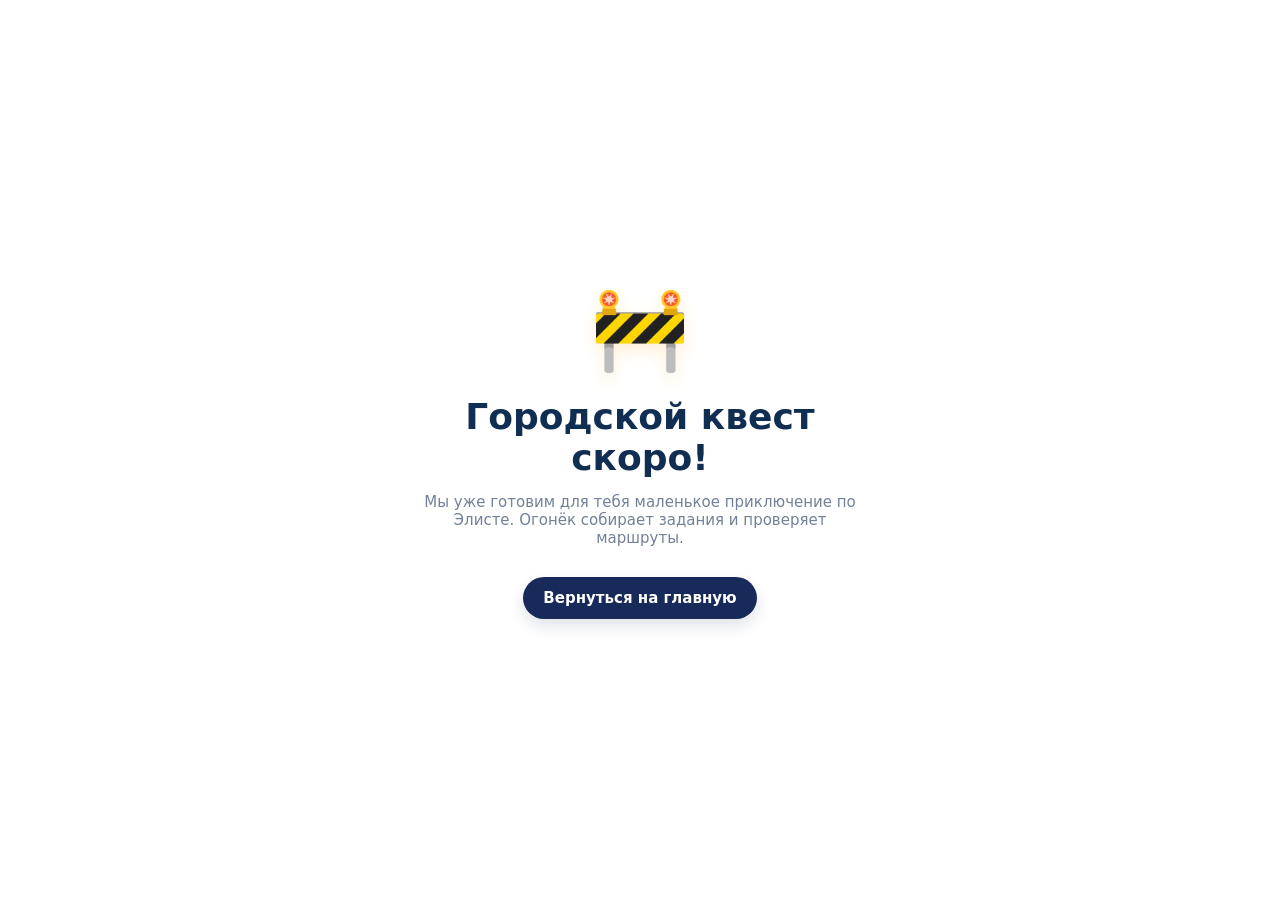
<file: coming-soon.html>
<!doctype html>
<html lang="ru">
<head>
  <meta charset="utf-8">
  <meta name="viewport" content="width=device-width, initial-scale=1">
  <title>Скоро — ILU QUEST</title>
  <link rel="stylesheet" href="styles.css">
</head>
<body>
  <div class="site-shell" style="display:flex; justify-content:center; align-items:center; min-height:100vh; text-align:center;">
    <div style="max-width:500px; padding:20px;">
      <div class="heading-mascot" style="font-size:80px;">🚧</div>
      <h1 style="font-size:36px; margin:20px 0 10px;">Городской квест скоро!</h1>
      <p style="color:var(--muted); margin-bottom:30px;">Мы уже готовим для тебя маленькое приключение по Элисте. Огонёк собирает задания и проверяет маршруты.</p>
      <a href="index.html" class="button-dark">Вернуться на главную</a>
    </div>
  </div>
</body>
</html>
</file>
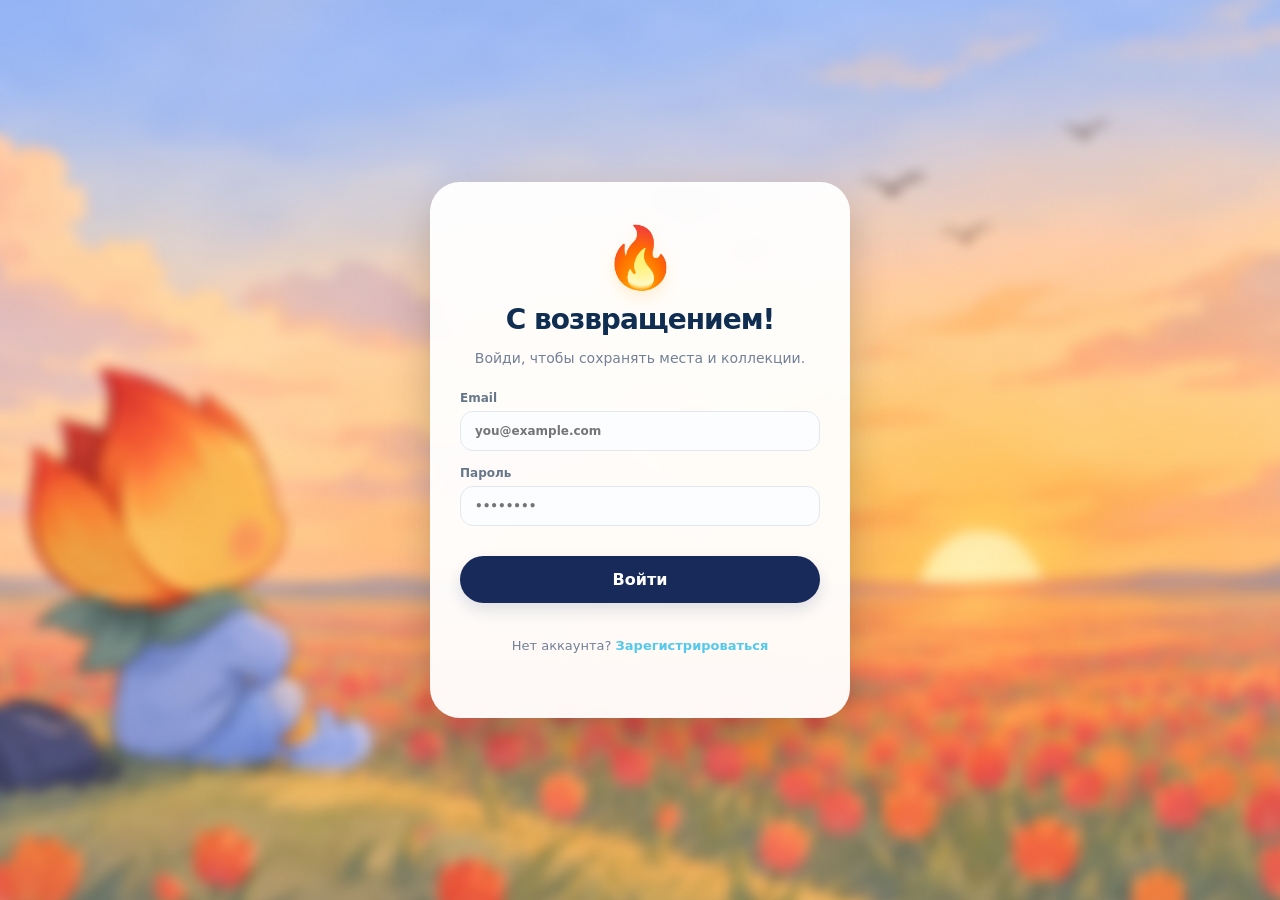
<file: login.html>
<!doctype html>
<html lang="ru">
<head>
  <meta charset="utf-8">
  <meta name="viewport" content="width=device-width, initial-scale=1">
  <title>Вход — ILU QUEST</title>
  <link rel="stylesheet" href="styles.css">
</head>
<body>
  <div class="auth-page">
    <div class="auth-card">
      <div class="heading-mascot">🔥</div>
      <h1>С возвращением!</h1>
      <p>Войди, чтобы сохранять места и коллекции.</p>
      
      <form id="login-form">
        <label class="field-label">Email
          <input class="text-input" type="email" name="email" required placeholder="you@example.com">
        </label>
        <label class="field-label">Пароль
          <input class="text-input" type="password" name="password" required placeholder="••••••••">
        </label>
        <button type="submit" class="button-dark">Войти</button>
        <p class="form-note">
          Нет аккаунта? <a href="register.html">Зарегистрироваться</a>
        </p>
      </form>
    </div>
  </div>

  <script>
    document.getElementById('login-form').addEventListener('submit', e => {
      e.preventDefault();
      const email = e.target.elements.email.value;
      const pass = e.target.elements.password.value;
      const users = JSON.parse(localStorage.getItem('ilu_users') || '[]');
      const user = users.find(u => u.email === email && u.password === pass);
      if (user) {
        localStorage.setItem('ilu_currentUser', JSON.stringify(user));
        window.location.href = 'index.html#/account';
      } else {
        alert('Неверный email или пароль');
      }
    });
  </script>
</body>
</html>
</file>
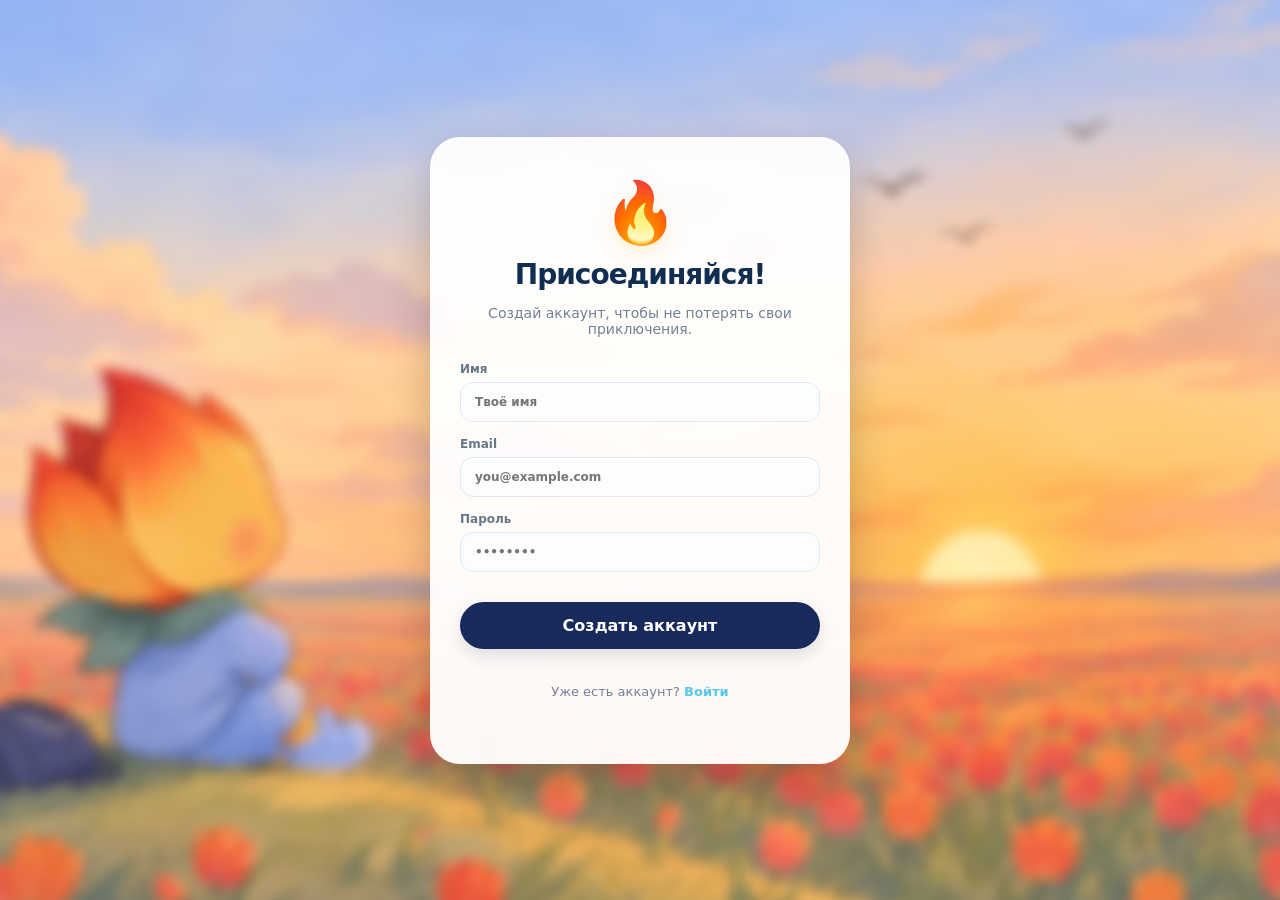
<file: register.html>
<!doctype html>
<html lang="ru">
<head>
  <meta charset="utf-8">
  <meta name="viewport" content="width=device-width, initial-scale=1">
  <title>Регистрация — ILU QUEST</title>
  <link rel="stylesheet" href="styles.css">
</head>
<body>
  <div class="auth-page">
    <div class="auth-card">
      <div class="heading-mascot">🔥</div>
      <h1>Присоединяйся!</h1>
      <p>Создай аккаунт, чтобы не потерять свои приключения.</p>
      
      <form id="reg-form">
        <label class="field-label">Имя
          <input class="text-input" type="text" name="name" required placeholder="Твоё имя" maxlength="32">
        </label>
        <label class="field-label">Email
          <input class="text-input" type="email" name="email" required placeholder="you@example.com">
        </label>
        <label class="field-label">Пароль
          <input class="text-input" type="password" name="password" required placeholder="••••••••">
        </label>
        <button type="submit" class="button-dark">Создать аккаунт</button>
        <p class="form-note">
          Уже есть аккаунт? <a href="login.html">Войти</a>
        </p>
      </form>
    </div>
  </div>

  <script>
    document.getElementById('reg-form').addEventListener('submit', e => {
      e.preventDefault();
      const name = e.target.elements.name.value.trim();
      const email = e.target.elements.email.value.trim();
      const pass = e.target.elements.password.value;
      if (!name || !email || !pass) return;
      
      let users = JSON.parse(localStorage.getItem('ilu_users') || '[]');
      if (users.find(u => u.email === email)) {
        alert('Пользователь с таким email уже существует');
        return;
      }
      
      users.push({ name, email, password: pass });
      localStorage.setItem('ilu_users', JSON.stringify(users));
      localStorage.setItem('ilu_currentUser', JSON.stringify({ name, email }));
      
      window.location.href = 'index.html#/account';
    });
  </script>
</body>
</html>
</file>
<file: styles.css>
:root{
  --ink:#102d52;--ink-2:#203e60;--sky:#a9e8f8;--sky-2:#dff7ff;--blue:#55c9eb;--blue-dark:#1a3160;--lime:#d8fb4a;--coral:#ffa7a7;--yellow:#fff0a6;--lav:#cbb0fb;--paper:#fffefa;--muted:#728198;--line:#e7edf3;--shadow:0 12px 34px rgba(26,57,83,.12);--radius:24px
}
*{box-sizing:border-box}
html{scroll-behavior:smooth}
body{
  margin:0;
  background:#ffffff;
  color:var(--ink);
  font-family:'Nunito',system-ui,-apple-system,Segoe UI,sans-serif;
  font-size:15px;
  position:relative;
  overflow-x:hidden;
}
a{color:inherit;text-decoration:none}
button,input,select,textarea{font:inherit}
button{cursor:pointer}

/* ============ АНИМИРОВАННЫЙ ФОН ============ */
.site-bg {
  position: fixed;
  inset: 0;
  width: 100%;
  height: 100%;
  z-index: 0;
  pointer-events: none;
  overflow: hidden;
}

.bg-stripe {
  position: absolute;
  left: 0;
  width: 100%;
  height: 100%;
  background-repeat: repeat-x;
  background-size: auto 100%;
  background-position: 0 center;
  animation: stripe-scroll 90s linear infinite;
  pointer-events: none;
}

.bg-stripe-light {
  top: 15%;
  height: 180px;
  background-image: url('assets/bg-stripe-light.png');
  animation-duration: 80s;
  opacity: 80;
}

.bg-stripe-lighter {
  top: 45%;
  height: 140px;
  background-image: url('assets/bg-stripe-lighter.png');
  animation-duration: 110s;
  opacity: 80;
}

@keyframes stripe-scroll {
  from { background-position: 0 center; }
  to { background-position: -2000px center; }
}

.site-shell{
  max-width: 1500px;
  margin: 0 auto;
  overflow: visible;
  background: transparent;
  min-height: 100vh;
  position: relative;
  z-index: 1;
}

/* ============ ШАПКА ============ */
.site-header{height:82px;display:flex;align-items:center;gap:36px;padding:12px clamp(18px,4vw,54px);position:relative;z-index:20;background:rgba(255,255,255,.94);border-bottom:1px solid rgba(16,45,82,.06)}
.brand{width:112px;min-width:112px;height:66px;display:flex;align-items:center;justify-content:flex-start}
.brand img{display:block;width:108px;height:63px;object-fit:contain;object-position:left center}
.main-nav{display:flex;align-items:center;gap:clamp(15px,2.8vw,39px);flex:1}
.main-nav a{font-weight:800;color:#244465;font-size:14px;position:relative;white-space:nowrap}
.main-nav a:hover,.main-nav a.active{color:#0b2b50}
.main-nav a.active:after{content:"";position:absolute;left:0;right:0;bottom:-10px;height:3px;background:#48c5e8;border-radius:3px}
.header-actions{display:flex;align-items:center;gap:14px}
.city-pill{display:flex;align-items:center;gap:8px;padding:10px 16px;border-radius:30px;background:#dbf6ff;font-size:13px;font-weight:900;white-space:nowrap}
.pin-mini{color:#ed7d32;font-size:13px}
.avatar-link{display:block}
.avatar-mini{width:38px;height:38px;display:grid;place-items:center;background:#ffe9b4;border-radius:50%;font-size:21px;border:2px solid #fff;box-shadow:0 2px 8px #183d571c}
.mobile-menu{display:none;border:0;background:#eaf8ff;border-radius:12px;padding:9px 12px;color:var(--ink);font-size:20px}

/* ============ ОСНОВА ============ */
#app{min-height:500px}
.loading-state{min-height:65vh;display:grid;place-content:center;text-align:center;color:var(--muted)}
.loading-flame{font-size:42px}
.loading-state p{font-weight:800}
.page-wrap{padding:0 clamp(16px,3.6vw,52px) 60px}

/* ============ HERO ============ */
.hero{
  height:clamp(330px,39vw,500px);
  position:relative;
  background:#81def7;
  border-radius:0 0 34px 34px;
  overflow:hidden;
}
.hero-video{
  position:absolute;
  inset:0;
  width:100%;
  height:100%;
  object-fit:cover;
  object-position:center;
  z-index:1;
  pointer-events:none;
}
.hero:after{
  content:"";
  position:absolute;
  inset:auto 0 0;
  height:55px;
  background:linear-gradient(transparent,rgba(20,147,187,.18));
  pointer-events:none;
  z-index:2;
}

/* ============ ОБЩИЕ БЛОКИ ============ */
.home-search{position:relative;margin:-42px auto 34px;z-index:4;background:#fff;border-radius:30px;box-shadow:0 16px 36px rgba(29,61,82,.15);padding:22px 28px;display:grid;grid-template-columns:1.12fr .88fr;gap:26px;max-width:1240px}
.search-modes{padding-right:24px;border-right:1px solid var(--line)}
.section-kicker{font-size:12px;font-weight:1000;text-transform:uppercase;letter-spacing:1.4px;color:#559ab1}
.home-search h2,.section-title{margin:0 0 15px;font-size:22px;letter-spacing:-.5px}
.mode-grid{display:grid;grid-template-columns:repeat(4,1fr);gap:12px}
.mode-card{border:2px solid transparent;border-radius:18px;min-height:112px;padding:14px 13px;text-align:left;color:var(--ink);display:flex;flex-direction:column;justify-content:space-between;font-weight:900;transition:.18s transform,.18s border-color}
.mode-card:hover{transform:translateY(-3px)}
.mode-card.selected{border-color:#183a61;box-shadow:0 0 0 3px #183a6112}
.mode-card:nth-child(1){background:#b4bcff}
.mode-card:nth-child(2){background:#ffb1b1}
.mode-card:nth-child(3){background:#fff0a6}
.mode-card:nth-child(4){background:#d0b0fa}
.mode-icon{font-size:26px;line-height:1}
.mode-caption{font-size:11px;font-weight:700;opacity:.72}
.tag-search{display:flex;flex-direction:column;gap:12px}
.tag-search-head{font-weight:1000;font-size:20px}
.tag-cloud{display:flex;gap:8px;flex-wrap:wrap}
.tag-chip{border:1px solid #cfd5f3;background:#f1f1ff;color:#566184;padding:8px 14px;border-radius:30px;font-size:12px;line-height:1;transition:.18s}
.tag-chip:hover,.tag-chip.selected{background:#d8f5ff;border-color:#57c7e8;color:#103153}
.search-bottom{display:flex;justify-content:space-between;align-items:center;gap:12px;margin-top:auto}
.small-hint{color:#91a0b0;font-size:11px}
.button-primary,.button-dark,.button-outline,.button-soft{border:0;border-radius:30px;padding:12px 20px;font-weight:900;transition:.18s transform,.18s box-shadow;display:inline-flex;align-items:center;justify-content:center;gap:9px}
.button-primary,.button-dark{background:#172a59;color:#fff;box-shadow:0 7px 15px #172a5922}
.button-primary:hover,.button-dark:hover{transform:translateY(-2px);box-shadow:0 10px 20px #172a5933}
.button-primary{background:#17305f}
.button-outline{background:white;border:1px solid #cfd9e5;color:var(--ink)}
.button-soft{background:#eaf8ff;color:#164064}
.button-small{padding:9px 15px;font-size:12px}
.button-block{width:100%}
.home-section{margin:30px 0 38px}
.section-head{display:flex;align-items:end;justify-content:space-between;gap:16px;margin-bottom:16px}
.section-head h2{margin:0;font-size:25px;letter-spacing:-.7px}
.section-head p{margin:4px 0 0;color:var(--muted);font-size:13px}
.text-link{font-weight:900;color:#286e9d;font-size:13px;white-space:nowrap}

/* ============ БАННЕРЫ ============ */
.banner-grid{display:grid;grid-template-columns:1.15fr .95fr;gap:16px}
.home-lower-grid{display:grid;grid-template-columns:1.1fr .9fr;gap:20px}

.promo-banner{
  min-height:195px;
  border-radius:24px;
  position:relative;
  overflow:hidden;
  box-shadow:0 7px 22px #102d5211;
  background-size: cover;
  background-position: center;
  background-repeat: no-repeat;
}

.bg-quest { background-image: url('assets/banneryellow.png'); }
.bg-places { background-image: url('assets/bannerpurple.png'); }
.bg-quest-lower { background-image: url('assets/bannersparkle.png'); }
.bg-collection-lower { background-image: url('assets/bannercollection.png'); }

.banner-btn {
  position: absolute;
  left: 26px;
  bottom: 23px;
  z-index: 2;
}

/* ============ КАРТОЧКИ МЕСТ ============ */
.places-grid{display:grid;grid-template-columns:repeat(4,minmax(0,1fr));gap:17px}
.place-card{background:#fff;border:1px solid #e9edf0;border-radius:19px;overflow:hidden;box-shadow:0 5px 16px rgba(25,56,82,.06);transition:.2s transform,.2s box-shadow;min-width:0}
.place-card:hover{transform:translateY(-4px);box-shadow:0 12px 24px rgba(25,56,82,.13)}
.card-image-wrap{height:155px;position:relative;background:#dceff4;overflow:hidden}
.card-image{width:100%;height:100%;object-fit:cover;display:block;transition:transform .3s}
.place-card:hover .card-image{transform:scale(1.04)}
.image-overlay{position:absolute;inset:0;background:linear-gradient(transparent 55%,rgba(4,21,35,.25))}
.favorite-btn{position:absolute;right:11px;top:11px;width:34px;height:34px;border:0;border-radius:50%;background:rgba(255,255,255,.94);color:#172d50;font-size:19px;display:grid;place-items:center;box-shadow:0 3px 10px #102d5222}
.favorite-btn.active{color:#ed675d}
.rating-pill{position:absolute;left:11px;bottom:10px;background:#fff;border-radius:20px;padding:5px 9px;font-size:11px;font-weight:1000;box-shadow:0 3px 10px #0002}
.rating-pill span{color:#ffae23;margin-right:3px}
.card-body{padding:13px 14px 15px}
.card-title-row{display:flex;align-items:start;justify-content:space-between;gap:10px}
.card-title{font-weight:1000;font-size:17px;line-height:1.1;margin:0 0 7px}
.category-label{font-size:10px;color:#6f83a0;font-weight:900;white-space:nowrap}
.card-address{font-size:11px;color:#748397;margin:0 0 9px;white-space:nowrap;overflow:hidden;text-overflow:ellipsis}
.card-meta{display:flex;align-items:center;justify-content:space-between;gap:8px;font-size:11px;font-weight:800;color:#5f6e80;margin-bottom:10px}
.card-tags{display:flex;gap:5px;flex-wrap:wrap}
.mini-tag{background:#eaf2ff;color:#526689;border-radius:20px;padding:5px 8px;font-size:10px;font-weight:800}

/* ============ КАТАЛОГ ============ */
.page-heading{padding:32px 0 20px;display:flex;justify-content:space-between;align-items:end;gap:18px}
.page-heading h1{font-size:clamp(30px,4vw,42px);line-height:1;margin:0 0 9px;letter-spacing:-1.4px}
.page-heading p{margin:0;color:var(--muted)}
.heading-mascot{font-size:52px;filter:drop-shadow(0 7px 8px #ffb53b33)}
.catalog-toolbar{background:#fff;padding:16px 18px;border-radius:20px;box-shadow:0 6px 20px #19395410;margin-bottom:18px;display:grid;grid-template-columns:minmax(190px,1.4fr) repeat(3,minmax(130px,.7fr)) auto;gap:10px;align-items:center}
.search-input,.select-control,.text-input,.text-area{width:100%;border:1px solid #e1e8ef;background:#fbfdff;border-radius:13px;padding:12px 14px;color:var(--ink);outline:none}
.search-input:focus,.select-control:focus,.text-input:focus,.text-area:focus{border-color:#5bc5e8;box-shadow:0 0 0 3px #5bc5e822}
.category-row{display:flex;gap:8px;flex-wrap:wrap;margin-bottom:13px}
.category-tab{background:#fff;border:1px solid #e3eaf0;padding:9px 15px;border-radius:30px;color:#5e7087;font-weight:900;font-size:12px}
.category-tab.active{background:#182f5e;color:#fff;border-color:#182f5e}
.catalog-subrow{display:flex;align-items:center;justify-content:space-between;gap:12px;margin-bottom:17px}
.results-count{font-size:12px;color:#7c8b9b;font-weight:800}
.view-switch{display:flex;background:#eaf2f8;border-radius:30px;padding:4px;gap:2px}
.view-switch button{border:0;background:transparent;border-radius:25px;padding:8px 14px;font-size:12px;font-weight:900;color:#60748b}
.view-switch button.active{background:#fff;color:#18345c;box-shadow:0 2px 8px #18345c14}
.catalog-tags{display:flex;flex-wrap:wrap;gap:7px;margin-bottom:16px}
.map-layout{display:grid;grid-template-columns:minmax(260px,.8fr) minmax(0,1.3fr);gap:16px}
.map-list{display:grid;gap:10px;align-content:start;max-height:650px;overflow:auto;padding-right:5px}
.map-list-item{display:grid;grid-template-columns:92px 1fr;gap:12px;padding:9px;background:#fff;border:1px solid var(--line);border-radius:16px;cursor:pointer}
.map-list-item img{width:92px;height:83px;border-radius:11px;object-fit:cover}
.map-list-item strong{display:block;margin:5px 0;font-size:14px}
.map-list-item small{color:var(--muted)}
.map-canvas-wrap{position:relative;min-height:540px;border-radius:22px;overflow:hidden;background:#e7f3ed;border:1px solid #d9e8e7}
.map-canvas{width:100%;height:100%;min-height:540px}
.map-fallback{min-height:540px;height:100%;position:relative;overflow:hidden;background-color:#e6f2ec;background-image:linear-gradient(25deg,transparent 45%,#fff 46%,#fff 48%,transparent 49%),linear-gradient(100deg,transparent 48%,#fff 49%,#fff 51%,transparent 52%),linear-gradient(160deg,transparent 70%,#c9dfd5 71%,#c9dfd5 79%,transparent 80%);background-size:180px 160px,230px 180px,100% 100%;display:grid;place-items:center;padding:24px}
.map-fallback:before,.map-fallback:after{content:"";position:absolute;background:#c7e5d5;border-radius:50%;width:190px;height:120px;left:8%;top:15%;transform:rotate(-28deg)}
.map-fallback:after{left:auto;top:auto;right:8%;bottom:15%;width:230px;height:140px}
.map-fallback-card{z-index:2;max-width:390px;background:#ffffffed;padding:25px;border-radius:20px;text-align:center;box-shadow:var(--shadow)}
.map-fallback-card .big-pin{font-size:38px}
.map-fallback-card h3{margin:8px 0}
.map-fallback-card p{font-size:13px;color:#708197;margin:0 0 15px}
.map-link-list{display:flex;flex-wrap:wrap;gap:6px;margin-top:13px;justify-content:center}
.map-link-list a{font-size:11px;color:#2c719d;text-decoration:underline}
.map-status{position:absolute;z-index:3;left:14px;top:14px;background:#fff;padding:9px 12px;border-radius:25px;font-size:11px;font-weight:900;box-shadow:0 3px 10px #102d5216}

/* ============ ДЕТАЛИ МЕСТА ============ */
.breadcrumbs{padding:24px 0 15px;font-size:12px;color:#7c8b9c;font-weight:800}
.breadcrumbs a{color:#286d99}
.detail-hero{display:grid;grid-template-columns:1.35fr .65fr;gap:15px}
.detail-main-photo{height:390px;border-radius:25px;overflow:hidden;position:relative;background:#d8edf2}
.detail-main-photo img{width:100%;height:100%;object-fit:cover}
.detail-photo-badge{position:absolute;left:18px;bottom:18px;background:#fff;padding:9px 14px;border-radius:25px;font-size:12px;font-weight:1000}
.detail-gallery{display:grid;grid-template-rows:1fr 1fr;gap:15px}
.detail-gallery img{width:100%;height:187px;object-fit:cover;border-radius:22px}
.detail-info-card{margin-top:18px;background:#fff;border-radius:25px;padding:24px 28px;box-shadow:0 7px 23px #19395410}
.detail-title-row{display:flex;justify-content:space-between;gap:15px;align-items:start}
.detail-title-row h1{font-size:36px;letter-spacing:-1px;margin:0 0 8px}
.detail-category{font-size:12px;color:#6c83a0;font-weight:900}
.detail-rating{color:#f5a51d;font-weight:1000}
.detail-stats{display:flex;flex-wrap:wrap;gap:22px;margin:20px 0;color:#5d7187;font-size:13px;font-weight:800}
.detail-stat{display:flex;align-items:center;gap:8px}
.detail-tags{display:flex;gap:7px;flex-wrap:wrap;margin:15px 0}
.detail-content-grid{display:grid;grid-template-columns:1.12fr .88fr;gap:18px;margin-top:18px}
.content-card{background:#fff;border-radius:22px;padding:23px;box-shadow:0 5px 18px #1939540c}
.content-card h2{font-size:21px;margin:0 0 12px}
.content-card p{line-height:1.7;color:#64758a;margin:0}
.feature-list{list-style:none;padding:0;margin:15px 0 0;display:grid;gap:10px}
.feature-list li:before{content:"✓";display:inline-grid;place-items:center;width:20px;height:20px;margin-right:9px;border-radius:50%;background:#e8f6ce;color:#477a23;font-weight:1000}
.detail-map{height:220px;border-radius:17px;overflow:hidden;margin-top:14px;background:#e8f2eb;position:relative}
.detail-map .map-fallback{min-height:220px}
.detail-map .map-canvas{min-height:220px}
.review-section{margin-top:28px}
.review-list{display:grid;gap:10px;margin-top:14px}
.review-item{background:#fff;border-radius:17px;padding:17px 19px;border:1px solid #edf0f3}
.review-head{display:flex;justify-content:space-between;gap:10px;align-items:center}
.review-author{font-weight:1000}
.review-date{font-size:11px;color:#91a0ae}
.review-stars{color:#ffae24;letter-spacing:2px;margin:7px 0}
.review-text{color:#68798d;line-height:1.5;margin:0}
.review-form{background:#eef8fd;border-radius:22px;padding:23px;margin-top:18px}
.review-form h3{margin:0 0 14px}
.star-picker{display:flex;gap:4px;margin-bottom:12px}
.star-picker button{border:0;background:transparent;font-size:26px;color:#c7d0d9;padding:0 2px}
.star-picker button.active{color:#ffb12a}
.text-area{min-height:105px;resize:vertical}
.form-footer{display:flex;justify-content:space-between;align-items:center;gap:12px;margin-top:12px}
.form-note{font-size:11px;color:#8594a3}

/* ============ ОТЗЫВЫ О СЕРВИСЕ ============ */
.service-reviews-grid{display:grid;grid-template-columns:1.1fr 0.9fr;gap:24px;margin-top:20px}

/* ============ ЛИЧНЫЙ КАБИНЕТ ============ */
.account-hero{background:linear-gradient(120deg,#d4f3ff,#a5e7fb);border-radius:26px;padding:29px 34px;display:flex;justify-content:space-between;align-items:center;overflow:hidden;min-height:180px;position:relative}
.account-hero h1{font-size:30px;line-height:1.1;margin:0 0 8px}
.account-hero p{margin:0;color:#42617b}
.account-mascot{font-size:88px;filter:drop-shadow(0 10px 8px #24415b25);position:relative;z-index:1}
.account-layout{display:grid;grid-template-columns:245px 1fr;gap:20px;margin-top:20px}
.account-sidebar{background:#fff;border-radius:22px;padding:18px;height:max-content;box-shadow:0 5px 18px #1939540c}
.profile-summary{text-align:center;padding:9px 0 20px;border-bottom:1px solid var(--line);margin-bottom:12px}
.profile-avatar{width:75px;height:75px;margin:0 auto 9px;border-radius:50%;display:grid;place-items:center;background:#fff0ce;font-size:40px;border:4px solid white;box-shadow:0 4px 14px #213a5c16}
.profile-summary strong{display:block;font-size:16px}
.profile-summary small{color:#8492a0}
.account-menu{display:grid;gap:6px}
.account-menu button{border:0;background:transparent;text-align:left;padding:12px;border-radius:12px;font-weight:900;color:#617389;font-size:13px}
.account-menu button.active,.account-menu button:hover{background:#e5f5ff;color:#12385e}
.account-content{background:#fff;border-radius:22px;padding:24px;box-shadow:0 5px 18px #1939540c;min-width:0}
.account-content-head{display:flex;justify-content:space-between;align-items:center;gap:12px;margin-bottom:17px}
.account-content-head h2{font-size:22px;margin:0}
.account-places{display:grid;grid-template-columns:repeat(3,minmax(0,1fr));gap:13px}
.account-place{background:#fff;border:1px solid #edf0f3;border-radius:17px;overflow:hidden}
.account-place img{width:100%;height:115px;object-fit:cover}
.account-place-body{padding:11px}
.account-place strong{font-size:13px;display:block;margin-bottom:4px}
.account-place small{color:#8291a0;font-size:10px}
.account-place-actions{display:flex;gap:7px;margin-top:10px}
.account-place-actions button{flex:1;font-size:10px;padding:7px 8px}
.collection-grid{display:grid;grid-template-columns:repeat(3,minmax(0,1fr));gap:13px}
.collection-card{min-height:160px;border-radius:18px;padding:15px;background:linear-gradient(140deg,#e9f7ff,#d1eafe);position:relative;overflow:hidden}
.collection-card:nth-child(3n+2){background:linear-gradient(140deg,#f0e8ff,#d8caff)}
.collection-card:nth-child(3n){background:linear-gradient(140deg,#fff5c9,#ffe5a1)}
.collection-card .collection-icon{font-size:30px}
.collection-card h3{font-size:16px;margin:8px 0 4px}
.collection-card p{font-size:11px;color:#6e7d8f;margin:0}
.collection-card button{margin-top:11px}
.collection-add{border:2px dashed #cbd7e5;background:#fbfdff;display:grid;place-items:center;text-align:center;color:#62768a}
.collection-add .plus{font-size:33px}
.achievement-grid{display:grid;grid-template-columns:repeat(3,1fr);gap:12px}
.achievement{background:#f5f8fb;padding:17px;border-radius:17px;text-align:center}
.achievement .medal{font-size:34px}
.achievement strong{display:block;font-size:12px;margin:8px 0 4px}
.achievement small{font-size:10px;color:#8794a2}
.empty-state{background:#f7fafc;border:1px dashed #dce5ec;border-radius:18px;text-align:center;padding:34px 18px;color:#7f8e9b}
.empty-state .empty-icon{font-size:38px}
.empty-state h3{margin:9px 0 5px;color:var(--ink)}
.empty-state p{margin:0 0 13px;font-size:13px}
.profile-edit-form{display:grid;grid-template-columns:1fr 1fr;gap:12px;max-width:600px}
.field-label{display:grid;gap:6px;font-size:12px;font-weight:900;color:#66778a}
.field-full{grid-column:1/-1}

/* ============ ПОДВАЛ ============ */
.site-footer{
  position: relative;
  background: #132C56;
  color: #fff;
  padding: 180px clamp(18px,4vw,54px) 0;
  overflow: visible; /* ← ВАЖНО: было hidden, стало visible */
}

.footer-bg-stripe {
  position: absolute;
  left: 0;
  right: 0;
  bottom: auto;
  top: -40px; /* ← ВАЖНО: отрицательный отступ, чтобы зубчики вылезли наружу */
  height: 120px; /* подгони под реальную высоту картинки */
  background-image: url('assets/bg-stripe-dark.png');
  background-repeat: repeat-x;
  background-size: auto 100%;
  background-position: 0 center;
  opacity: 100;
  pointer-events: none;
  z-index: 5; /* поверх футера и того, что над ним */
  animation: footer-stripe-scroll 90s linear infinite;
}

@keyframes footer-stripe-scroll {
  from { background-position: 0 center; }
  to { background-position: -2000px center; }
}

/* Верхняя часть подвала */
.footer-content{
  position: relative;
  z-index: 2;
  display: grid;
  grid-template-columns: 1.4fr 1fr 1fr 1fr;
  gap: 32px;
  padding-bottom: 80px;
  border-bottom: 1px solid rgba(255,255,255,.1);
}

.footer-col h4{
  margin: 0 0 12px;
  font-size: 14px;
  font-weight: 900;
  color: #a9e8f8;
  text-transform: uppercase;
  letter-spacing: 0.5px;
}

.footer-brand-col p{
  margin: 12px 0 0;
  font-size: 13px;
  font-weight: 900;
  line-height: 1.4;
}
.footer-brand-col p span{
  font-size: 11px;
  color: #8a9aa8;
  font-weight: 600;
}
.footer-brand{display:block;width:128px;min-width:128px;height:76px}
.footer-brand img{display:block;width:100%;height:100%;object-fit:contain;object-position:left center}

.footer-links{display: flex; flex-direction: column; gap: 8px; font-size: 13px; font-weight: 700;}
.footer-links a{color: #d5e0ec; transition: color .18s;}
.footer-links a:hover{color: #d8fb4a;}

.footer-contacts p{margin: 0 0 8px; font-size: 13px; font-weight: 700; color: #d5e0ec;}

.footer-socials {
  display: flex;
  gap: 12px;
  align-items: center;
}

.footer-socials .social-link {
  display: flex;
  align-items: center;
  justify-content: center;
  width: 30px;       /* Размер контейнера (квадрат) */
  height: 30px;
  transition: transform .18s;
}

.footer-socials .social-link img {
  width: 100%;       /* Картинка заполняет весь квадрат */
  height: 100%;
  object-fit: contain; /* Вписывает картинку целиком, не обрезая края */
  border-radius: 0;  /* Убираем скругление (было 50%) */
}

.footer-socials .social-link:hover {
  transform: scale(1.1); /* Легкое увеличение при наведении */
}

/* Низ подвала */
.footer-bottom{
  position: relative;
  z-index: 2;
  display: flex;
  align-items: flex-end;
  justify-content: space-between;
  padding: 30px 0 40px;
  min-height: 180px;
}

.footer-copy{margin: 0 0 20px; font-size: 12px; color: #8a9aa8; font-weight: 600;}

.footer-mascot{
  height: 140px;
  width: auto;
  object-fit: contain;
  margin-bottom: -10px;
  pointer-events: none;
  filter: drop-shadow(0 0 20px rgba(255, 200, 80, 0.25));
}

/* ============ TOAST ============ */
.toast{position:fixed;bottom:22px;left:50%;transform:translate(-50%,20px);opacity:0;pointer-events:none;background:#142c55;color:#fff;padding:12px 18px;border-radius:30px;z-index:100;box-shadow:0 8px 24px #102d5233;font-size:13px;font-weight:900;transition:.25s}
.toast.show{opacity:1;transform:translate(-50%,0)}

/* ============ АДАПТИВ ============ */
@media(max-width:1100px){
  .site-header{gap:22px}
  .main-nav{gap:18px}
  .main-nav a{font-size:12px}
  .places-grid{grid-template-columns:repeat(3,minmax(0,1fr))}
  .catalog-toolbar{grid-template-columns:1fr 1fr 1fr}
  .catalog-toolbar .search-input{grid-column:1/-1}
  .account-layout{grid-template-columns:210px 1fr}
  .footer-content { grid-template-columns: 1fr 1fr; }
}

@media(max-width:760px){
  .site-header{height:68px;padding:9px 16px;justify-content:space-between}
  .brand{width:88px;min-width:88px;height:52px}
  .brand img{width:86px;height:50px}
  .footer-brand{width:112px;min-width:112px;height:66px}
  .main-nav{display:none}
  .city-pill{padding:8px 11px;font-size:11px}
  .avatar-mini{width:33px;height:33px}
  .mobile-menu{display:block}

  .hero{height:300px;border-radius:0 0 22px 22px}
  .hero-video{object-position:65% center}

  .home-search{margin:-22px 12px 26px;padding:18px;border-radius:22px;grid-template-columns:1fr;gap:18px}
  .search-modes{padding:0 0 16px;border-right:0;border-bottom:1px solid var(--line)}
  .home-search h2,.tag-search-head{font-size:18px}
  .mode-grid{gap:7px}
  .mode-card{min-height:92px;padding:10px;border-radius:14px}
  .mode-icon{font-size:22px}
  .mode-card>span:first-child{font-size:13px}
  .mode-caption{font-size:9px}
  .page-wrap{padding:0 14px 40px}
  .section-head h2{font-size:21px}
  .banner-grid,.home-lower-grid{grid-template-columns:1fr}
  .promo-banner{min-height:150px}
  .banner-btn { left: 16px; bottom: 16px; }
  .places-grid{grid-template-columns:repeat(2,minmax(0,1fr));gap:10px}
  .card-image-wrap{height:125px}
  .card-body{padding:11px}
  .card-title{font-size:14px}
  .mini-tag{font-size:9px;padding:4px 6px}

  .page-heading{padding:24px 0 16px}
  .page-heading h1{font-size:30px}
  .heading-mascot{font-size:38px}
  .catalog-toolbar{grid-template-columns:1fr 1fr;padding:12px}
  .catalog-toolbar .search-input{grid-column:1/-1}
  .catalog-subrow{align-items:start;flex-direction:column}
  .map-layout{grid-template-columns:1fr}
  .map-list{max-height:none;grid-template-columns:1fr 1fr}
  .map-list-item{grid-template-columns:70px 1fr;gap:8px}
  .map-list-item img{width:70px;height:70px}
  .map-canvas-wrap,.map-canvas,.map-fallback{min-height:390px}

  .detail-hero{grid-template-columns:1fr}
  .detail-main-photo{height:260px}
  .detail-gallery{grid-template-columns:1fr 1fr;grid-template-rows:1fr}
  .detail-gallery img{height:120px}
  .detail-info-card{padding:18px}
  .detail-title-row h1{font-size:29px}
  .detail-stats{gap:12px;margin:15px 0}
  .detail-content-grid{grid-template-columns:1fr}

  .service-reviews-grid{grid-template-columns:1fr}

  .account-layout{grid-template-columns:1fr}
  .account-sidebar{padding:12px}
  .profile-summary{display:flex;align-items:center;gap:12px;text-align:left;padding:4px 0 13px}
  .profile-avatar{width:48px;height:48px;font-size:27px;margin:0}
  .account-menu{display:flex;overflow:auto}
  .account-menu button{white-space:nowrap;font-size:11px;padding:9px 11px}
  .account-content{padding:16px}
  .account-places,.collection-grid{grid-template-columns:repeat(2,minmax(0,1fr))}
  .achievement-grid{grid-template-columns:repeat(3,1fr)}
  .account-hero{min-height:145px;padding:22px}
  .account-hero h1{font-size:24px}
  .account-mascot{font-size:62px}
  .profile-edit-form{grid-template-columns:1fr}
  .field-full{grid-column:auto}

  /* Подвал на мобилках */
  .site-footer{padding: 140px 17px 0;}
  .footer-content{grid-template-columns: 1fr;gap: 22px;padding-bottom: 50px;}
  .footer-bottom{min-height: 120px;padding: 20px 0 30px;}
  .footer-mascot{height: 100px;}
  .footer-copy{margin-bottom: 10px;}
  .footer-bg-stripe{height: 120px;}
}

@media(max-width:420px){
  .places-grid{grid-template-columns:1fr 1fr}
  .card-image-wrap{height:108px}
  .card-title{font-size:13px}
  .card-meta{font-size:10px}
  .category-label{display:none}
  .mode-grid{grid-template-columns:repeat(2,1fr)}
  .mode-card{min-height:78px}
  .map-list{grid-template-columns:1fr}
  .detail-stats{font-size:11px}
  .account-places,.collection-grid{grid-template-columns:1fr 1fr}
  .account-content-head h2{font-size:18px}
  .footer-mascot{height: 80px;}
}

/* Map placeholder overlays */
.map-canvas-wrap{position:relative}
.map-canvas{height:540px;min-height:540px}
.map-fallback{position:absolute;inset:0;z-index:2;min-height:0;height:100%;}
.detail-map .map-canvas{height:220px;min-height:220px}
.detail-map .map-fallback{position:absolute;inset:0;min-height:0;height:100%}
.location-static{display:flex;align-items:center;color:#64778c;font-weight:900;font-size:13px}
/* ============ СТРАНИЦЫ АВТОРИЗАЦИИ ============ */
.auth-page {
  min-height: 100vh;
  display: flex;
  align-items: center;
  justify-content: center;
  background-image: url('assets/auth-bg.jpg'); /* Укажите ваш путь к картинке */
  background-size: cover;
  background-position: center;
  background-repeat: no-repeat;
  padding: 20px;
}

.auth-card {
  width: 100%;
  max-width: 420px;
  background: rgba(255, 255, 255, 0.95);
  backdrop-filter: blur(10px); /* Легкое размытие фона позади карточки */
  border-radius: 30px;
  padding: 40px 30px;
  box-shadow: 0 20px 40px rgba(0, 0, 0, 0.2);
  text-align: center;
}

.auth-card .heading-mascot {
  font-size: 60px;
  margin-bottom: 10px;
}

.auth-card h1 {
  font-size: 28px;
  margin: 0 0 10px;
  letter-spacing: -1px;
}

.auth-card p {
  color: var(--muted);
  font-size: 14px;
  margin-bottom: 25px;
}

.auth-card .field-label {
  text-align: left; /* Чтобы текст в полях был слева */
}

.auth-card form {
  display: flex;
  flex-direction: column;
  gap: 15px;
  text-align: left;
}

.auth-card .button-dark {
  margin-top: 15px;
  width: 100%;
  padding: 14px;
  font-size: 16px;
}

.auth-card .form-note {
  text-align: center;
  margin-top: 20px;
  font-size: 13px;
}

.auth-card .form-note a {
  color: var(--blue);
  font-weight: 900;
}
</file>
